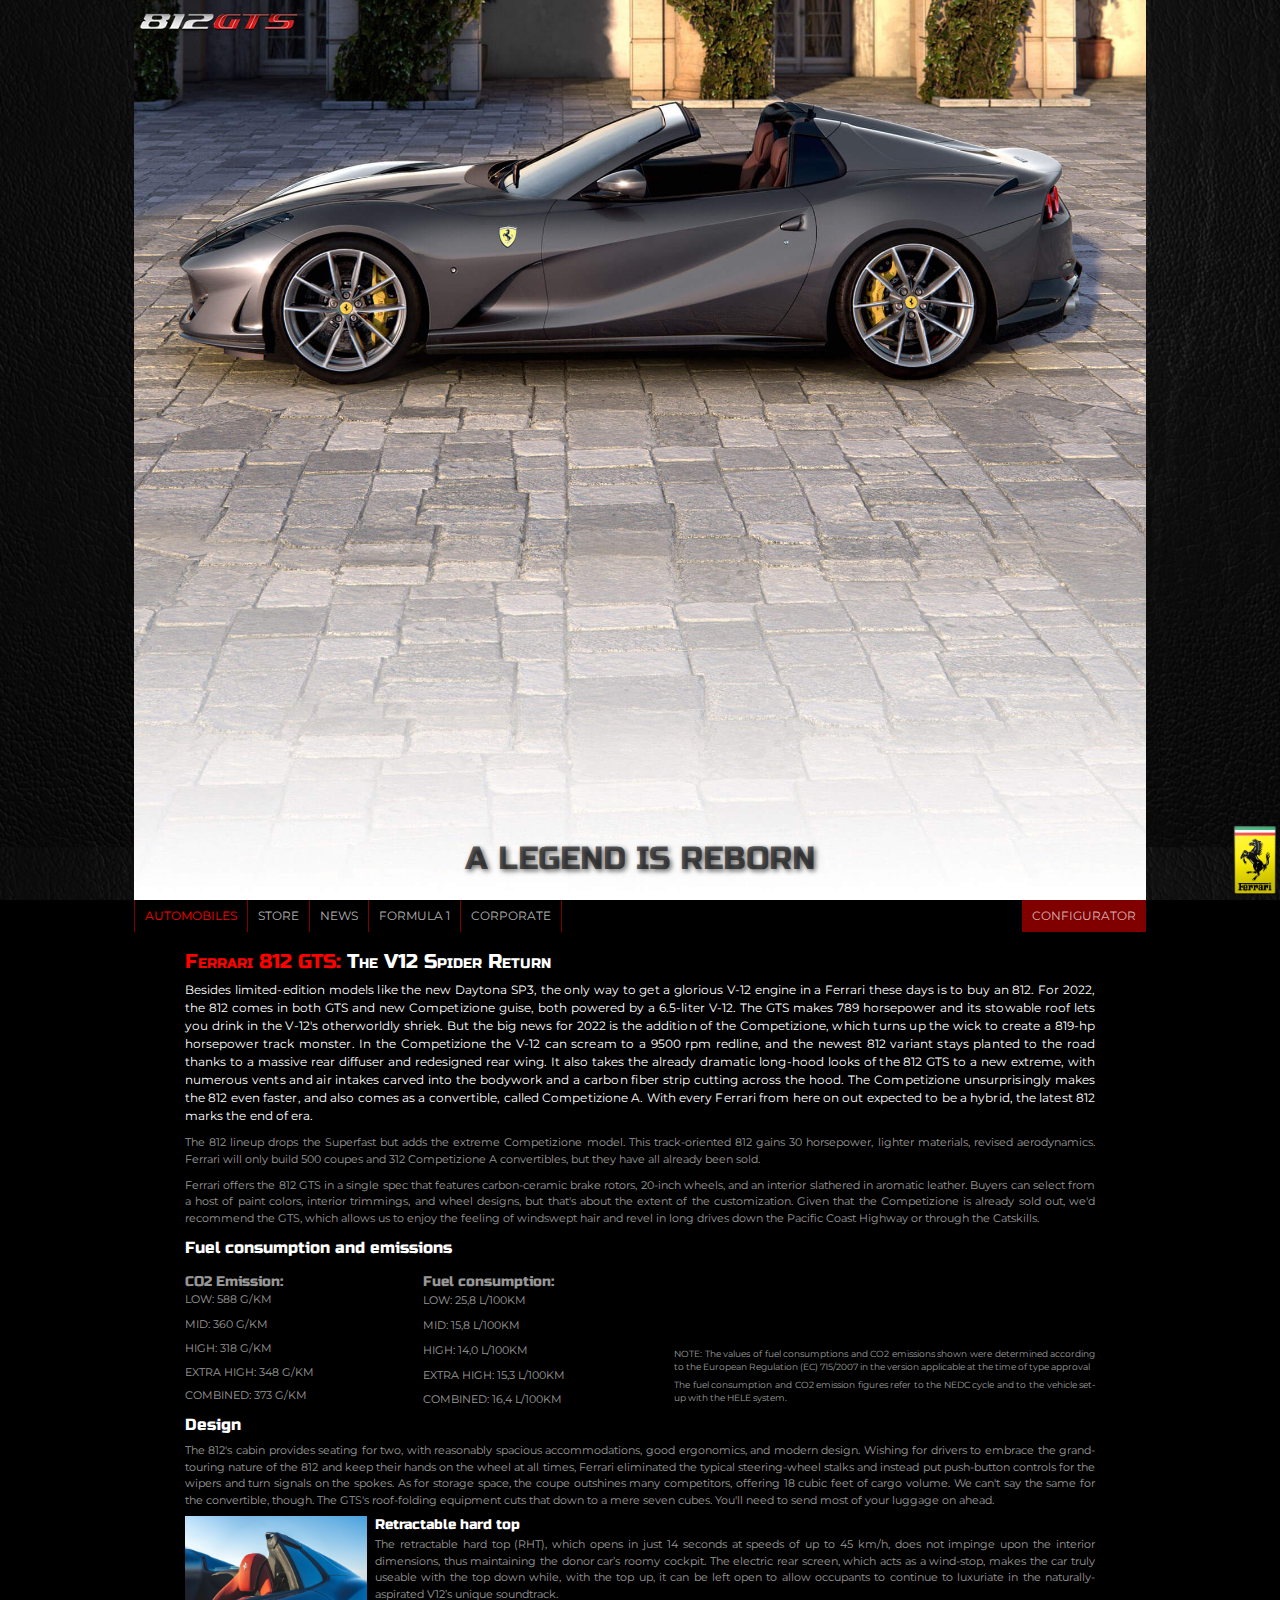
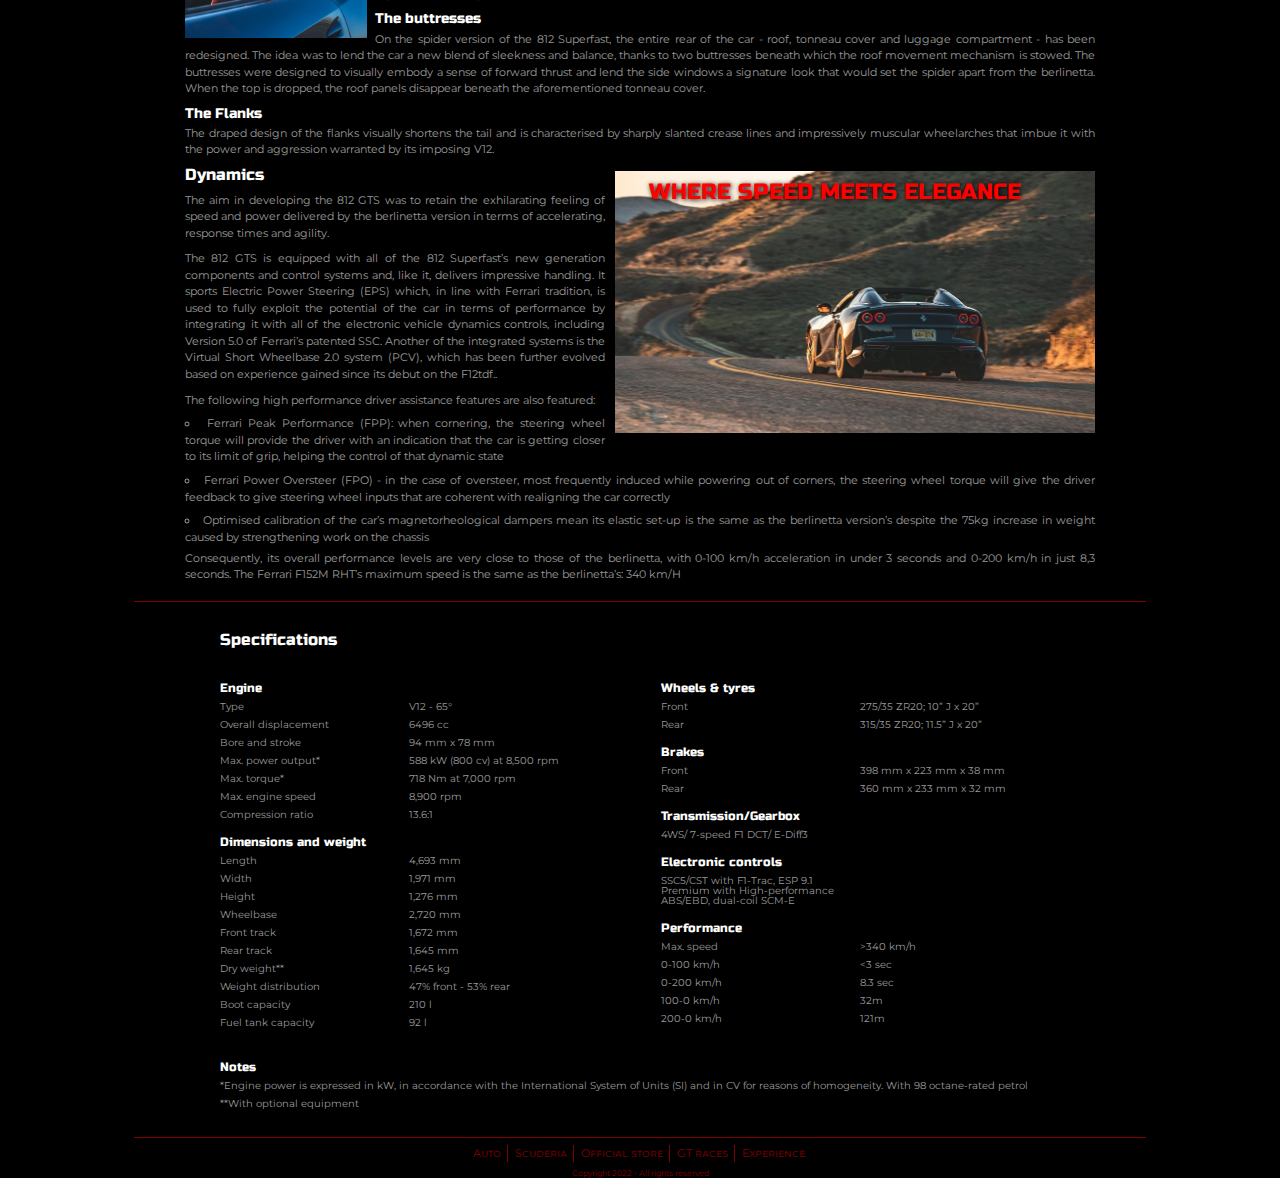
<file: hw2/index.html>
<!DOCTYPE html>
<html>
<head>
    <title>Ferrari 812 Superfast</title>
    <meta charset="UTF-8">
    <meta name="viewport" content="width=device-width, initial-scale=1.0">
    <link rel="stylesheet" href="reset.css">
    <link rel="stylesheet" href="homework.css">
</head>
<body>
<section class="centered-content">
<div id="page-container">
<div class="top_banner section">
        <div class="top-img">
			<div class="img-logo"><img src="images/ferrari-812-gts-logo-2.png" alt="Logo"></div>
			<div class="slogan">A legend is reborn</div>
		</div>
</div>
<nav id="main-menu" class="section">
    <ul class="parent-menu">
        <li class="sub-menu-caption">Automobiles
            <ul class="sub-menu">
                <li><a href="https://www.ferrari.com/en-LV/auto/812-gts">812 GTS</a></li>
                <li><a href="https://www.ferrari.com/en-LV/auto/296-gtb">296 GTB</a></li>
                <li><a href="https://www.ferrari.com/en-LV/auto/sf90-stradale">SF90 Stradale</a></li>
                <li><a href="https://www.ferrari.com/en-LV/auto/sf90-spider">SF90 Spider</a></li>
            </ul>
        </li>
        <li class="upper-menu"><a href="https://store.ferrari.com/en-lv">Store</a></li>
        <li class="upper-menu"><a href="https://www.ferrari.com/en-LV/news">News</a></li>
        <li class="upper-menu"><a href="https://www.ferrari.com/en-LV/formula1">Formula 1</a></li>
        <li class="upper-menu"><a href="https://www.ferrari.com/en-EN/corporate/homepage">Corporate</a></li>
        <li class="upper-menu right-menu"><a href="https://carconfigurator.ferrari.com/">Configurator</a></li>
    </ul>
</nav>
<article class="main-container section">
    <h1><span class="title-red">Ferrari 812 GTS:</span> The V12 Spider Return</h1>
    <p class="lead">
        Besides limited-edition models like the new Daytona SP3, the only way to get a glorious V-12 engine in a Ferrari these days is to buy an 812. For 2022, the 812 comes in both GTS and new Competizione guise, both powered by a 6.5-liter V-12. The GTS makes 789 horsepower and its stowable roof lets you drink in the V-12's otherworldly shriek. But the big news for 2022 is the addition of the Competizione, which turns up the wick to create a 819-hp horsepower track monster. In the Competizione the V-12 can scream to a 9500 rpm redline, and the newest 812 variant stays planted to the road thanks to a massive rear diffuser and redesigned rear wing. It also takes the already dramatic long-hood looks of the 812 GTS to a new extreme, with numerous vents and air intakes carved into the bodywork and a carbon fiber strip cutting across the hood. The Competizione unsurprisingly makes the 812 even faster, and also comes as a convertible, called Competizione A. With every Ferrari from here on out expected to be a hybrid, the latest 812 marks the end of era.
    </p>
    <p>The 812 lineup drops the Superfast but adds the extreme Competizione model. This track-oriented 812 gains 30 horsepower, lighter materials, revised aerodynamics. Ferrari will only build 500 coupes and 312 Competizione A convertibles, but they have all already been sold.</p>
    <p>Ferrari offers the 812 GTS in a single spec that features carbon-ceramic brake rotors, 20-inch wheels, and an interior slathered in aromatic leather. Buyers can select from a host of paint colors, interior trimmings, and wheel designs, but that's about the extent of the customization. Given that the Competizione is already sold out, we'd recommend the GTS, which allows us to enjoy the feeling of windswept hair and revel in long drives down the Pacific Coast Highway or through the Catskills.</p>
    <h2>Fuel consumption and emissions</h2>
    <div id="fuel-consumption">
        <div class="column-1">
            <h3 class="para-head">CO2 Emission:</h3>
            <p>Low: 588 g/km</p>
            <p>Mid: 360 g/km</p>
            <p>High: 318 g/km</p>
            <p>Extra high: 348 g/km</p>
            <p>Combined: 373 g/km</p>
        </div>
        <div class="column-1">
            <h3 class="para-head">Fuel consumption:</h3>
            <p>Low: 25,8 l/100km</p>
            <p>Mid: 15,8 l/100km</p>
            <p>High: 14,0 l/100km</p>
            <p>Extra high: 15,3 l/100km</p>
            <p>Combined: 16,4 l/100km</p>
        </div>
        <div id="fuel-consumption-add" class="column-2 small">
            <p>NOTE: The values of fuel consumptions and CO2 emissions shown were determined according to the European Regulation (EC) 715/2007 in the version applicable at the time of type approval</p>
            <p>The fuel consumption and CO2 emission figures refer to the NEDC cycle and to the vehicle set-up with the HELE system.</p>
        </div>
    </div>
    <h2>Design</h2>
    <p>The 812's cabin provides seating for two, with reasonably spacious accommodations, good ergonomics, and modern design. Wishing for drivers to embrace the grand-touring nature of the 812 and keep their hands on the wheel at all times, Ferrari eliminated the typical steering-wheel stalks and instead put push-button controls for the wipers and turn signals on the spokes. As for storage space, the coupe outshines many competitors, offering 18 cubic feet of cargo volume. We can't say the same for the convertible, though. The GTS's roof-folding equipment cuts that down to a mere seven cubes. You'll need to send most of your luggage on ahead.</p>
    <img id="interior-img" src="images/ferrari-812-gts-2.jpg" alt="Interior">

    <h3>Retractable hard top</h3>
    <p>The retractable hard top (RHT), which opens in just 14 seconds at speeds of up to 45 km/h, does not impinge upon the interior dimensions, thus maintaining the donor car’s roomy cockpit. The electric rear screen, which acts as a wind-stop, makes the car truly useable with the top down while, with the top up, it can be left open to allow occupants to continue to luxuriate in the naturally-aspirated V12’s unique soundtrack.      </p>

    <h3>The buttresses</h3>
    <p>On the spider version of the 812 Superfast, the entire rear of the car - roof, tonneau cover and luggage compartment - has been redesigned. The idea was to lend the car a new blend of sleekness and balance, thanks to two buttresses beneath which the roof movement mechanism is stowed.  The buttresses were designed to visually embody a sense of forward thrust and lend the side windows a signature look that would set the spider apart from the berlinetta. When the top is dropped, the roof panels disappear beneath the aforementioned tonneau cover.  </p>

    <h3>The Flanks</h3>
    <p>The draped design of the flanks visually shortens the tail and is characterised by sharply slanted crease lines and impressively muscular wheelarches that imbue it with the power and aggression warranted by its imposing V12. </p>

    <div id="image-right" class="div-img-right">
        <a href="https://www.ferrari.com/en-LV/auto/812-gts">
            <p class="img-text">Where speed meets elegance</p>
            <img src="images/ferrari-812-gts-design.jpg" alt="Design">
        </a>
    </div>

    <h2>Dynamics</h2>
    <p>The aim in 
developing the 812 GTS was to retain the exhilarating feeling of speed 
and power delivered by the berlinetta version in terms of accelerating, 
response times and agility.</p>
    <p>The 812 GTS is equipped with all of the 812 Superfast’s new generation components and control systems and, like it, delivers impressive handling. It sports Electric Power Steering (EPS) which, in line with Ferrari 
	tradition, is used to fully exploit the potential of the car in terms of performance by integrating it with all of the electronic vehicle dynamics controls, including Version 5.0 of Ferrari’s patented 
	SSC. Another of the integrated systems is the Virtual Short Wheelbase 2.0 system (PCV), which has been further evolved based on experience gained since its debut on the F12tdf..</p>
    <p>The following high performance driver assistance features are also featured:</p>
	<ul class="dynamics-list">
		<li>Ferrari Peak Performance (FPP): when cornering, the steering wheel torque will provide the driver with an indication that the car is getting closer to its limit of grip, helping the control of that dynamic state</li>
		<li>Ferrari Power Oversteer (FPO) - in the case of oversteer, most frequently induced while powering out of corners, the steering wheel torque will give the driver feedback to give steering wheel inputs that are coherent 
		with realigning the car correctly</li>
		<li>Optimised calibration of the car’s magnetorheological dampers mean its elastic set-up is the same as the berlinetta version’s despite the 75kg increase in weight caused by strengthening work on the chassis</li>
	</ul>
	<p>Consequently, its overall performance levels are very close to those of the berlinetta, with 0-100 km/h acceleration in under 3 seconds and 0-200 km/h in just 8,3 seconds. 
	The Ferrari F152M RHT’s maximum speed is the same as the berlinetta’s: 340 km/H</p>
</article>
<article class="spec-container section">
    <h2>Specifications</h2>
    <div class="specs">
    <h3>Engine</h3>
    <dl>
        <dt>Type</dt><dd>V12 - 65°</dd>
        <dt>Overall displacement</dt><dd>6496 cc</dd>
        <dt>Bore and stroke</dt><dd>94 mm x 78 mm</dd>
        <dt>Max. power output*</dt><dd>588 kW (800 cv) at 8,500 rpm</dd>
        <dt>Max. torque*</dt><dd>718 Nm at 7,000 rpm</dd>
        <dt>Max. engine speed</dt><dd>8,900 rpm</dd>
        <dt>Compression ratio</dt><dd>13.6:1</dd>
    </dl>
    <h3>Dimensions and weight</h3>
    <dl>
        <dt>Length</dt><dd>4,693 mm</dd>
        <dt>Width</dt><dd>1,971 mm</dd>
        <dt>Height</dt><dd>1,276 mm</dd>
        <dt>Wheelbase</dt><dd>2,720 mm</dd>
        <dt>Front track</dt><dd>1,672 mm</dd>
        <dt>Rear track</dt><dd>1,645 mm</dd>
        <dt>Dry weight**</dt><dd>1,645 kg</dd>
        <dt>Weight distribution</dt><dd>47% front - 53% rear</dd>
        <dt>Boot capacity</dt><dd>210 l</dd>
        <dt>Fuel tank capacity</dt><dd>92 l</dd>
    </dl>
    </div>
    <div class="specs">
    <h3>Wheels &amp; tyres</h3>
    <dl>
        <dt>Front</dt><dd>275/35 ZR20; 10” J x 20”</dd>
        <dt>Rear</dt><dd>315/35 ZR20; 11.5” J x 20”</dd>
    </dl>
    <h3>Brakes</h3>
    <dl>
        <dt>Front</dt><dd>398 mm x 223 mm x 38 mm</dd>
        <dt>Rear</dt><dd>360 mm x 233 mm x 32 mm</dd>
    </dl>
    <h3>Transmission/Gearbox</h3>
    <dl>
        <dt>4WS/ 7-speed F1 DCT/ E-Diff3</dt><dd></dd>
    </dl>
    <h3>Electronic controls</h3>
    <dl>
        <dt>SSC5/CST with F1-Trac, ESP 9.1 Premium with High-performance ABS/EBD, dual-coil SCM-E</dt><dd></dd>
    </dl>
    <h3>Performance</h3>
    <dl>
        <dt>Max. speed</dt><dd>&gt;340 km/h</dd>
        <dt>0-100 km/h</dt><dd>&lt;3 sec</dd>
        <dt>0-200 km/h</dt><dd>8.3 sec</dd>
        <dt>100-0 km/h</dt><dd>32m</dd>
        <dt>200-0 km/h</dt><dd>121m</dd>
    </dl>
    </div>
    <div class="specs bottom">
    <h3>Notes</h3>
    <dl>
        <dt>*</dt><dd>Engine power is expressed in kW, in accordance with the International System of Units (SI) and in CV for reasons of homogeneity. With 98 octane-rated petrol</dd>
        <dt>**</dt><dd>With optional equipment</dd>
    </dl>
    </div>
</article>
<footer>
    <ul class="menu-bottom">
        <li><a href="https://www.ferrari.com/en-LV/auto/car-range">auto</a></li>
        <li><a href="https://www.ferrari.com/en-LV/formula1">scuderia</a></li>
        <li><a href="https://store.ferrari.com/en-lv">official store</a></li>
        <li><a href="https://www.ferrari.com/en-LV/races">GT races</a></li>
        <li><a href="https://www.ferrari.com/en-LV/museums">experience</a></li>
    </ul>
</footer>
<div id="copyright">Copyright 2022 - All rights reserved</div>
</div>
</section>
<div id="logo">
    <a href="https://www.ferrari.com"><img src="images/logo_ferrari.png" alt="Ferrari logo"></a>
</div>
</body>
</html>
</file>
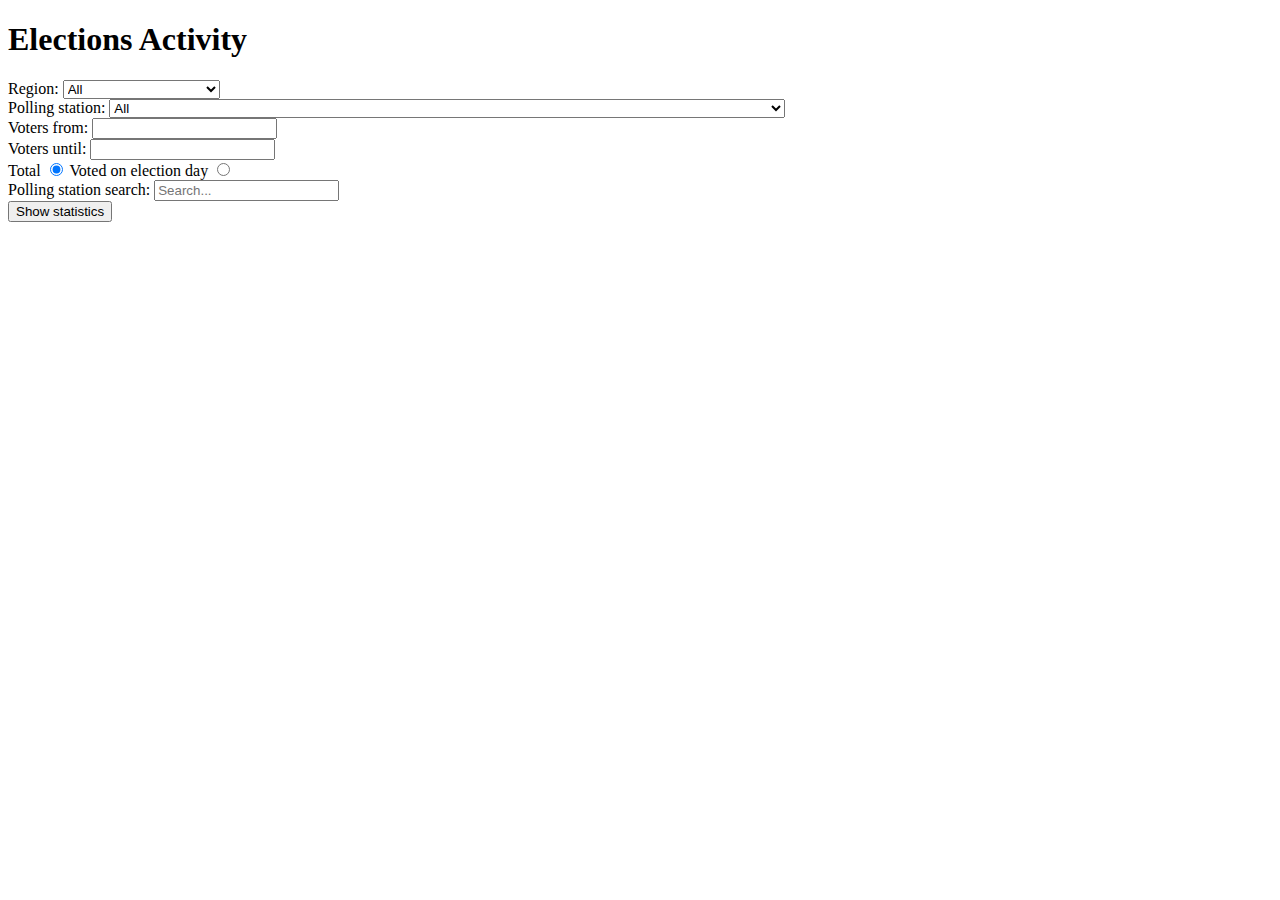
<file: hw3/index.html>
<!DOCTYPE html>
<!--
Enter your name, surname and student id number here
-->
<html>
    <head>
        <title>Elections Activity</title>
        <meta charset="UTF-8">
        <meta name="viewport" content="width=device-width, initial-scale=1.0">
        <script type="text/javascript" src="activities.js"></script>
        <script type="text/javascript" src="homework3.js"></script>
        <style>
            table, td, th { border: 1px solid gray; border-collapse: collapse;}
            td:nth-child(5), td:nth-child(6), td:nth-child(7) {text-align: right;}
        </style>
    </head>
    <body>
        <h1>Elections Activity</h1>
        <div>
          <div>
            <label for="region-list">Region:</label>
            <select id="region-list">
				<option value="">All</option>
			</select>
          </div>
          <div>
            <label for="polling-list">Polling station:</label>
            <select id="polling-list"></select>
          </div>
          <div>
            <label for="vote-from">Voters from:</label>      
            <input type="text" id="vote-from">
          </div>    
          <div>
            <label for="vote-until">Voters until:</label>      
            <input type="text" id="vote-until">
          </div>        
          <div>
            <label for="total">Total</label>      
            <input type="radio" id="total" name="indicator" value="total" checked>
            <label for="elect-day">Voted on election day</label>      
            <input type="radio" id="elect-day" name="indicator" value="elect-day">
          </div>    
          <div>
            <label for="search">Polling station search:</label>      
            <input type="search" id="search">
          </div>
          <div id="buttons">
            <button id="show-stats">Show statistics</button>
          </div>
            <table>
            </table>
        </div>
    </body>
</html>
</file>
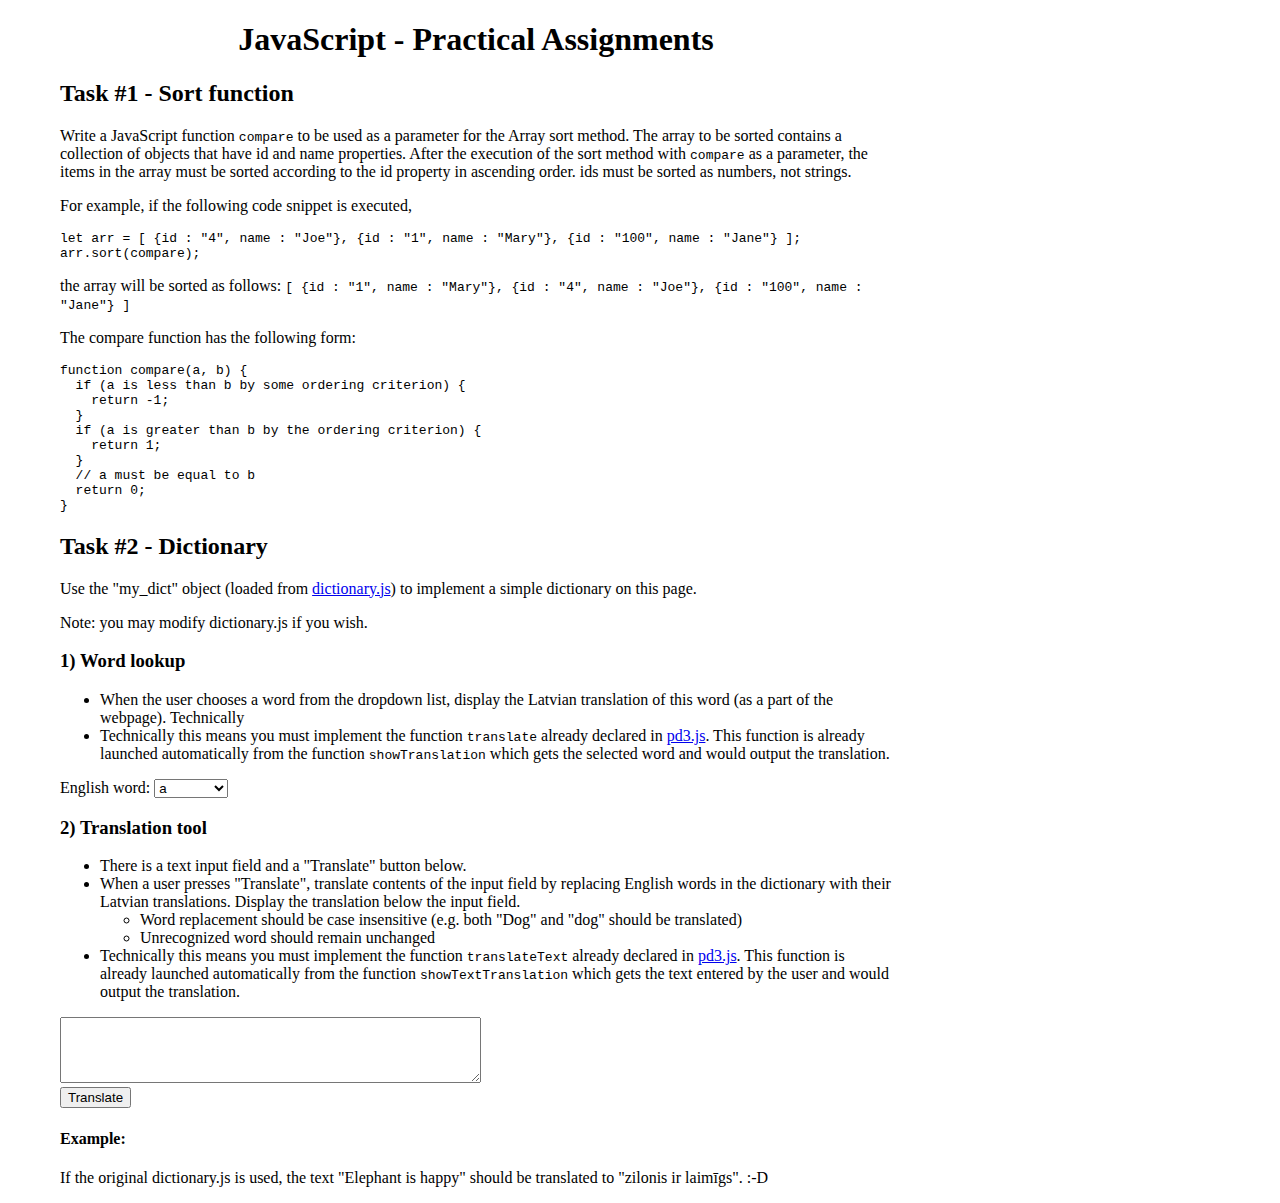
<file: pd3_task/index.html>
<!DOCTYPE html>
<!--
Enter your name, surname and student id number here
-->
<html>
    <head>
        <title>PD3</title>
        <meta charset="UTF-8">
        <meta name="viewport" content="width=device-width, initial-scale=1.0">
        <style>
            body { margin-left: 60px; margin-right: 60px; width: 65%; min-width: 550px}
            h1 {text-align: center;}
            table, td, th { border: 1px solid gray; border-collapse: collapse;}
        </style>
    </head>
    <body>
        <h1>JavaScript - Practical Assignments</h1>

        <h2>Task #1 - Sort function</h2>
		<p>Write a JavaScript function <code>compare</code> to be used as a parameter for the Array sort method. 
		The array to be sorted contains a collection of objects that have id and name properties. After the execution of the sort method with <code>compare</code> as a parameter, the items in the array must be sorted according to the id property in ascending order. 
		ids must be sorted as numbers, not strings. </p>
		<p>For example, if the following code snippet is executed, </p>
		<pre>
let arr = [ {id : "4", name : "Joe"}, {id : "1", name : "Mary"}, {id : "100", name : "Jane"} ];
arr.sort(compare);</pre>
		
		
		<p>the array will be sorted as follows: <code>[ {id : "1", name : "Mary"}, {id : "4", name : "Joe"}, {id : "100", name : "Jane"} ]</code></p>
		
		<p>The compare function has the following form: </p>
<pre>function compare(a, b) {
  if (a is less than b by some ordering criterion) {
    return -1;
  }
  if (a is greater than b by the ordering criterion) {
    return 1;
  }
  // a must be equal to b
  return 0;
}</pre>

        <h2>Task #2 - Dictionary</h2>

        <p>Use the "my_dict" object (loaded from <a href="dictionary.js">dictionary.js</a>) to implement a simple dictionary on this page.</p>
        <p>Note: you may modify dictionary.js if you wish.</p>

        <h3>1) Word lookup</h3>

        <ul>
        <li>When the user chooses a word from the dropdown list, display the Latvian translation of this word (as a part of the webpage). Technically </li>
        <li>Technically this means you must implement the function <code>translate</code> already declared in <a href="pd3.js">pd3.js</a>. 
		This function is already launched automatically from the function <code>showTranslation</code> which gets the selected word and would output the translation.</li>
        </ul>

        <div>
          <div>
            <label for="word-select">English word:</label>
            <select id="word-select"></select>
          </div>
          <div>
            <p id="word-output"></p>
          </div>
        </div>

        <h3>2) Translation tool</h3>

        <ul>
        <li>There is a text input field and a "Translate" button below.</li>
        <li>When a user presses "Translate", translate contents of the input field by replacing English words in the dictionary with their Latvian translations. Display the translation below the input field.</li>
            <li style="list-style-type: none;"><ul>
                <li>Word replacement should be case insensitive (e.g. both "Dog" and "dog" should be translated)</li>
                <li>Unrecognized word should remain unchanged</li>
            </ul></li>
			<li>Technically this means you must implement the function <code>translateText</code> already declared in <a href="pd3.js">pd3.js</a>. 
			This function is already launched automatically from the function <code>showTextTranslation</code> which gets the text entered by the user and would output the translation.</li>			
        </ul>

        <div id="translation-app">
			<div>
				<textarea id="text-input" rows="4" cols="50"></textarea> 
			</div>
			<button id="translate-button">Translate</button>
			<div>
				<p id="text-output"></p>
			</div>
        </div>

        <h4>Example:</h4>
        <p>If the original dictionary.js is used, the text "Elephant is happy" should be translated to "zilonis ir laimīgs". :-D</p>

        <!-- DO NOT modify the code below this line -->
        <script src="dictionary.js"></script>
        <script src="pd3.js"></script>

    </body>
</html>
</file>
<file: hw2/homework.css>
/*Info about the author 
Name, surname: <Edgars Spira>
Student ID number: <es22027>
*/

@import url('https://fonts.googleapis.com/css2?family=Montserrat:ital,wght@0,400;1,500&display=swap');
@import url('https://fonts.googleapis.com/css2?family=Montserrat:ital,wght@0,400;1,500&family=Russo+One&display=swap');

/*-----general-----*/
html {
	min-width: 534px;
	margin: 0px;
	padding: 0px;
}

body {
  font-family: 'Montserrat', sans-serif;
  color: rgba(255,255,255,0.6);
	
	margin: 0 10.5%;
	position: relative;
	
	background-color: black;
	background-image: url("images/background.jpg");
	background-attachment: fixed;
	background-size: cover;
	background-position-y: -3.3em;
}

h1, h2, h3, h4, h5, h6, .slogan, .img-text {
	font-family: 'Russo One', sans-serif;
}

a {
	text-decoration: none;
	color: rgba(255,255,255,0.7);
}

article {
	padding-left: 5%;
	padding-right: 5%;
}

article, footer {
	background-color: rgba(0, 0, 0, 0.8);
}

/*-----top-banner-----*/
.top_banner {
	position: relative;
	width: 100%;
	height: 100vh;
	
	background-color: black;
	background-image: url("images/intro-img-812gts.jfif");
	background-position: 50% 0;
	background-size: cover;
	background-repeat: no-repeat;
}

.img-logo {
	position: absolute;
	left: 0.5%;
	top: 1%;
}

.img-logo img {
	width: 80%;
}

.slogan {
	color: rgba(0,0,0,0.6);
	font-size: 32px;
	text-align: center;
	text-shadow: 2px 2px 5px rgb(0,0,0,0.6);
	text-transform: uppercase;
	
	position: absolute;
	bottom: 1%;
  left: 50%;
  transform: translate(-50%, -50%);
}

/*-----top-sticky-menu-----*/
#main-menu {
  position: -webkit-sticky; /* Safari */
  position: sticky;
  top: 0;
	
	z-index: 10;
	
	background-color: black;
}

.parent-menu {
	position: relative;
}

.parent-menu::after {
	content: "";
	clear: both;
	display: table;
}

.sub-menu-caption, .upper-menu {
	float: left;
	padding: 10px;
	
	color: rgba(255,255,255,0.7);
	font-size: 12px;
	
	text-align: center;
	text-transform: uppercase;
	
	border-left: 1px solid rgba(255,0,0,0.5);
}

.upper-menu a:hover, .sub-menu a:hover {
	text-decoration: underline;
}

.sub-menu a:hover {
	color: red;
}

.right-menu {
	float: right;
	background-color: rgba(255,0,0,0.5);
	border: none;
}

.sub-menu li {
	border: 1px solid rgba(255,0,0,0.5);
	padding: 6px;
	
	font-style: italic;
	text-align: left;
}

.sub-menu {
	position: absolute;
	left: 0px;
	top: 30px;
	
	display: none;
	
	background-color: black;
}

.sub-menu li:first-child {
	border-top: none;
}

.sub-menu-caption {
	color: red;
}

.parent-menu li:nth-child(5) {
	border-right: 1px solid rgba(255,0,0,0.5);
}

.sub-menu-caption:hover .sub-menu {
	display: block;
}

/*-----main-container-----*/
.main-container {
	clear: left;
	padding-top: 2%;
	text-align: justify;
}

.main-container p {
	padding-top: 1%;
	line-height: 1.5em;
	font-size: 11px;
}

.main-container .lead {
	color: white;
	font-size: 12px;
	letter-spacing: 0.07px;
}

.main-container h1 {
	font-size: 20px;
	color: white;
	font-variant: small-caps;
}

.title-red {
	color: red;
}

.main-container h2 {
	color: white;
	padding-top: 1%;
	clear: left;
}

.main-container h2:first-of-type {
	margin: 0.5% 0 1% 0;
}

.main-container h2:nth-of-type(2) {
	padding-top: 0;
}


.main-container h3 {
	font-size: 14px;
	color: white;
}

/*-----fuel-consumption-----*/
.column-1 {
	float: left;
	margin: 0% 12% 0 0;
}

.column-1 h3 {
	color: rgba(255,255,255,0.6);
}

.column-1 p {
	margin: 5% 0 5% 0;
	text-transform: uppercase;
}

#fuel-consumption-add {
	position:relative;
	padding-top: 8%;
}

#fuel-consumption-add p {
	font-size: 9px;
	margin-bottom: -4px;
}

#fuel-consumption-add p:last-of-type {
	margin: 8px 0 0 0;
	padding-bottom: 0;
}

/*-----design-----*/

#interior-img {
	float: left;
	width: 20%;
	margin: 8px 8px 0 0;
}

.main-container h3:nth-of-type(1), .main-container h3:nth-of-type(2), .main-container h3:nth-of-type(3) {
	margin-top: 10px;
	margin-bottom: -5px;
}

#image-right {
	position: relative;
	z-index: 1;
}

#image-right img {
	width: 50%;
	min-width: 480px;
	float: right;
	margin: 1.5% 0 0 10px;
}

#image-right .img-text {
	position: absolute;
	left: 51%;
	
	font-size: 22px;
	color: red;
	text-shadow: 1px 1px 5px black;
	text-transform: uppercase;
	
	margin: 2% 5% 0 0;
}

.dynamics-list li {
	font-size: 11px;
	line-height: 1.5em;
	
	list-style-type: circle;
	list-style-position: inside;
	
	margin: 0.8% 0 0.5% 0;
}

.main-container p:last-of-type {
	padding: 0 0 2% 0;
}

/*-----spec-container-----*/
.spec-container {
	border-top: 1px solid rgba(255,0,0,0.5);
	border-bottom: 1px solid rgba(255,0,0,0.5);
	
	padding: 3% 8.5% 2% 8.5%;
  display: grid;
  grid-template-areas: 
    "header header"
    "left right"
    "footer footer";
	grid-template-columns: 45% 47.5%;
	justify-content: space-between;
}

.spec-container h2 {
	grid-area: header;
}

.spec-container .specs:first-of-type {
	grid-area: left;
}

.spec-container .specs:nth-of-type(2) {
	grid-area: right;
}
.specs:not(.bottom) dl {
	display: grid;
	grid-template-columns: 50% 50%;
}

.spec-container .bottom {
	grid-area: footer;
}

.spec-container h2 {
	color: white;
	margin-bottom: 3%;

}

.spec-container h3 {
	font-size: 12px;
	color: white;
	margin: 8px 0 8px 0;
}


.spec-container dt {
	font-size: 10px;
	margin-bottom: 8px;

}

.spec-container dd {
	font-size: 10px;
	margin-bottom: 8px;
}

.bottom h3 {
	margin-top: 3%;
}

.bottom dt, .bottom dd {
	float: left;
}
.bottom dt:last-of-type {
	clear:left;
}

/*-----footer-----*/
footer {
	clear:left;
}

.menu-bottom, #copyright {
	text-align: center;
}

.menu-bottom li {
	display: inline-block;
	padding: 3px 6px 3px 3px;
	margin: 7px 0px 7px 0px;
	
	font-size: 11px;
	font-variant: small-caps;
	
	border-right: 1px solid rgba(255,0,0,0.5);
}

.menu-bottom li:nth-child(5) {
	border-right: none;
}

.menu-bottom li:first-letter {
	text-transform: uppercase;
}

.menu-bottom li a:first-letter {
	text-transform: capitalize;
}

.menu-bottom a {
	color: rgba(255,0,0,0.5);
}

.menu-bottom a:hover {
	text-decoration: underline;
}

#copyright {
	color: rgba(255,0,0,0.5);
	font-size: 8px;
}

/*-----fixed-logo-----*/
#logo {
	position: fixed;
	right: -10px;
	bottom: 0px;
}

#logo img {
	width: 75%;
	border: 2px solid rgba(0,0,0,0);
	border-radius: 5px;
}

#logo img:hover {
	border: 2px solid rgba(255,0,0,0.5);
	border-radius: 5px;
}
</file>
